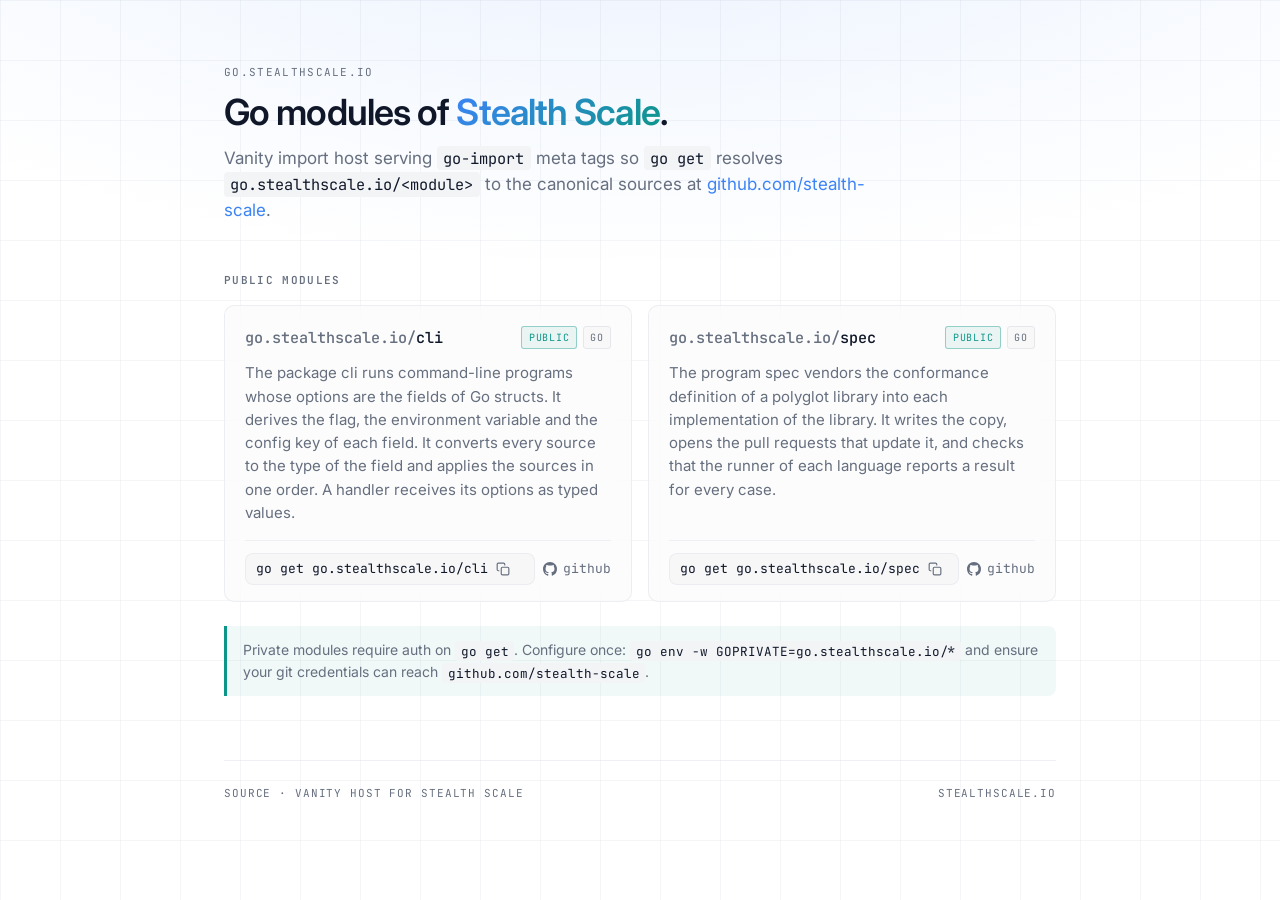
<file: index.html>
<!doctype html>
<html lang="en">
  <head>
    <meta charset="utf-8" />
    <title>go.stealthscale.io — Go modules</title>
    <meta name="viewport" content="width=device-width, initial-scale=1" />
    <meta name="robots" content="noindex, nofollow" />

    <link rel="preconnect" href="https://fonts.googleapis.com" crossorigin />
    <link rel="preconnect" href="https://fonts.gstatic.com" crossorigin />
    <link
      href="https://fonts.googleapis.com/css2?family=Inter:wght@400;500;600;700&family=JetBrains+Mono:wght@400;500&display=swap"
      rel="stylesheet"
    />
    <link rel="stylesheet" href="/assets/site.css" />
    <meta
      name="description"
      content="Vanity import host for the Go modules of Stealth Scale. Modules resolve from go.stealthscale.io to github.com/stealth-scale."
    />
  </head>
  <body>
    <main class="shell">
      <header class="hero">
        <div class="eyebrow">go.stealthscale.io</div>
        <h1>
          Go modules of
          <span class="accent">Stealth Scale</span>.
        </h1>
        <p>
          Vanity import host serving <code>go-import</code> meta tags so
          <code>go get</code> resolves
          <code>go.stealthscale.io/&lt;module&gt;</code> to the canonical
          sources at
          <a href="https://github.com/stealth-scale">github.com/stealth-scale</a
          >.
        </p>
      </header>

      <h2 class="section-title">Public modules</h2>
      <ul class="modules" style="list-style: none; padding: 0; margin: 0">
        <li class="module">
          <div class="module-head">
            <div class="module-name">
              <span class="host">go.stealthscale.io/</span>cli
            </div>
            <div class="tags">
              <span class="tag public">public</span>
              <span class="tag">go</span>
            </div>
          </div>
          <p class="module-desc">
            The package cli runs command-line programs whose options are the
            fields of Go structs. It derives the flag, the environment variable
            and the config key of each field. It converts every source to the
            type of the field and applies the sources in one order. A handler
            receives its options as typed values.
          </p>
          <div class="module-foot">
            <button
              type="button"
              class="go-get"
              data-copy="go get go.stealthscale.io/cli"
              title="Copy to clipboard"
            >
              <span class="cmd">go get go.stealthscale.io/cli</span>
              <svg
                class="copy-icon"
                viewBox="0 0 24 24"
                fill="none"
                stroke="currentColor"
                stroke-width="2"
                stroke-linecap="round"
                stroke-linejoin="round"
              >
                <rect x="9" y="9" width="13" height="13" rx="2" ry="2"></rect>
                <path
                  d="M5 15H4a2 2 0 0 1-2-2V4a2 2 0 0 1 2-2h9a2 2 0 0 1 2 2v1"
                ></path>
              </svg>
            </button>
            <a class="gh-link" href="https://github.com/stealth-scale/go-cli">
              <svg viewBox="0 0 16 16" fill="currentColor">
                <path
                  d="M8 0C3.58 0 0 3.58 0 8a8 8 0 0 0 5.47 7.59c.4.07.55-.17.55-.38 0-.19-.01-.82-.01-1.49-2.01.37-2.53-.49-2.69-.94-.09-.23-.48-.94-.82-1.13-.28-.15-.68-.52-.01-.53.63-.01 1.08.58 1.23.82.72 1.21 1.87.87 2.33.66.07-.52.28-.87.51-1.07-1.78-.2-3.64-.89-3.64-3.95 0-.87.31-1.59.82-2.15-.08-.2-.36-1.02.08-2.12 0 0 .67-.21 2.2.82a7.4 7.4 0 0 1 2-.27c.68 0 1.36.09 2 .27 1.53-1.04 2.2-.82 2.2-.82.44 1.1.16 1.92.08 2.12.51.56.82 1.27.82 2.15 0 3.07-1.87 3.75-3.65 3.95.29.25.54.73.54 1.48 0 1.07-.01 1.93-.01 2.2 0 .21.15.46.55.38A8.01 8.01 0 0 0 16 8c0-4.42-3.58-8-8-8z"
                ></path>
              </svg>
              github
            </a>
          </div>
        </li>
        <li class="module">
          <div class="module-head">
            <div class="module-name">
              <span class="host">go.stealthscale.io/</span>spec
            </div>
            <div class="tags">
              <span class="tag public">public</span>
              <span class="tag">go</span>
            </div>
          </div>
          <p class="module-desc">
            The program spec vendors the conformance definition of a polyglot
            library into each implementation of the library. It writes the copy,
            opens the pull requests that update it, and checks that the runner
            of each language reports a result for every case.
          </p>
          <div class="module-foot">
            <button
              type="button"
              class="go-get"
              data-copy="go get go.stealthscale.io/spec"
              title="Copy to clipboard"
            >
              <span class="cmd">go get go.stealthscale.io/spec</span>
              <svg
                class="copy-icon"
                viewBox="0 0 24 24"
                fill="none"
                stroke="currentColor"
                stroke-width="2"
                stroke-linecap="round"
                stroke-linejoin="round"
              >
                <rect x="9" y="9" width="13" height="13" rx="2" ry="2"></rect>
                <path
                  d="M5 15H4a2 2 0 0 1-2-2V4a2 2 0 0 1 2-2h9a2 2 0 0 1 2 2v1"
                ></path>
              </svg>
            </button>
            <a class="gh-link" href="https://github.com/stealth-scale/spec">
              <svg viewBox="0 0 16 16" fill="currentColor">
                <path
                  d="M8 0C3.58 0 0 3.58 0 8a8 8 0 0 0 5.47 7.59c.4.07.55-.17.55-.38 0-.19-.01-.82-.01-1.49-2.01.37-2.53-.49-2.69-.94-.09-.23-.48-.94-.82-1.13-.28-.15-.68-.52-.01-.53.63-.01 1.08.58 1.23.82.72 1.21 1.87.87 2.33.66.07-.52.28-.87.51-1.07-1.78-.2-3.64-.89-3.64-3.95 0-.87.31-1.59.82-2.15-.08-.2-.36-1.02.08-2.12 0 0 .67-.21 2.2.82a7.4 7.4 0 0 1 2-.27c.68 0 1.36.09 2 .27 1.53-1.04 2.2-.82 2.2-.82.44 1.1.16 1.92.08 2.12.51.56.82 1.27.82 2.15 0 3.07-1.87 3.75-3.65 3.95.29.25.54.73.54 1.48 0 1.07-.01 1.93-.01 2.2 0 .21.15.46.55.38A8.01 8.01 0 0 0 16 8c0-4.42-3.58-8-8-8z"
                ></path>
              </svg>
              github
            </a>
          </div>
        </li>
      </ul>

      <div class="note">
        Private modules require auth on <code>go get</code>. Configure once:
        <code>go env -w GOPRIVATE=go.stealthscale.io/*</code> and ensure your
        git credentials can reach <code>github.com/stealth-scale</code>.
      </div>

      <footer>
        <span>
          <a href="https://github.com/stealth-scale/go.stealthscale.io"
            >source</a
          >
          · vanity host for Stealth Scale
        </span>
        <span>stealthscale.io</span>
      </footer>
    </main>
    <script src="/assets/site.js"></script>
  </body>
</html>
</file>
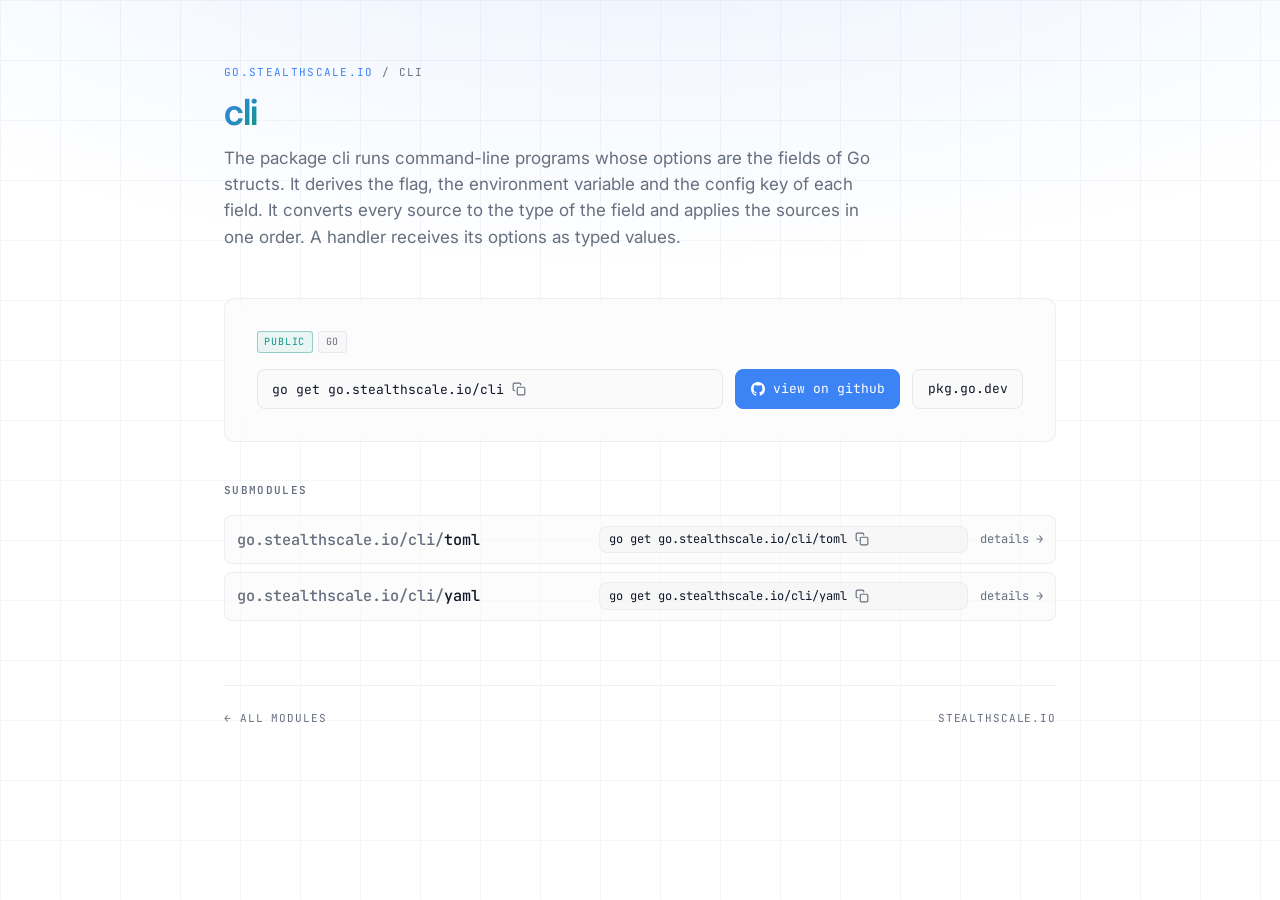
<file: cli/index.html>
<!doctype html>
<html lang="en">
  <head>
    <meta charset="utf-8" />
    <title>go.stealthscale.io/cli</title>
    <meta name="viewport" content="width=device-width, initial-scale=1" />
    <meta name="robots" content="noindex, nofollow" />

    <meta
      name="go-import"
      content="go.stealthscale.io/cli git https://github.com/stealth-scale/go-cli"
    />
    <meta
      name="go-source"
      content="go.stealthscale.io/cli
    https://github.com/stealth-scale/go-cli
    https://github.com/stealth-scale/go-cli/tree/main{/dir}
    https://github.com/stealth-scale/go-cli/blob/main{/dir}/{file}#L{line}"
    />

    <link rel="preconnect" href="https://fonts.googleapis.com" crossorigin />
    <link rel="preconnect" href="https://fonts.gstatic.com" crossorigin />
    <link
      href="https://fonts.googleapis.com/css2?family=Inter:wght@400;500;600;700&family=JetBrains+Mono:wght@400;500&display=swap"
      rel="stylesheet"
    />
    <link rel="stylesheet" href="/assets/site.css" />
  </head>
  <body>
    <main class="shell">
      <header class="hero">
        <div class="eyebrow"><a href="/">go.stealthscale.io</a> / cli</div>
        <h1><span class="accent">cli</span></h1>
        <p>
          The package cli runs command-line programs whose options are the
          fields of Go structs. It derives the flag, the environment variable
          and the config key of each field. It converts every source to the type
          of the field and applies the sources in one order. A handler receives
          its options as typed values.
        </p>
      </header>

      <section class="card">
        <div class="tags" style="margin-bottom: 1rem">
          <span class="tag public">public</span>
          <span class="tag">go</span>
        </div>
        <div class="actions">
          <button
            type="button"
            class="go-get btn"
            data-copy="go get go.stealthscale.io/cli"
            title="Copy to clipboard"
          >
            <span class="cmd">go get go.stealthscale.io/cli</span>
            <svg
              class="copy-icon"
              viewBox="0 0 24 24"
              fill="none"
              stroke="currentColor"
              stroke-width="2"
              stroke-linecap="round"
              stroke-linejoin="round"
            >
              <rect x="9" y="9" width="13" height="13" rx="2" ry="2"></rect>
              <path
                d="M5 15H4a2 2 0 0 1-2-2V4a2 2 0 0 1 2-2h9a2 2 0 0 1 2 2v1"
              ></path>
            </svg>
          </button>
          <a class="btn primary" href="https://github.com/stealth-scale/go-cli">
            <svg viewBox="0 0 16 16" fill="currentColor">
              <path
                d="M8 0C3.58 0 0 3.58 0 8a8 8 0 0 0 5.47 7.59c.4.07.55-.17.55-.38 0-.19-.01-.82-.01-1.49-2.01.37-2.53-.49-2.69-.94-.09-.23-.48-.94-.82-1.13-.28-.15-.68-.52-.01-.53.63-.01 1.08.58 1.23.82.72 1.21 1.87.87 2.33.66.07-.52.28-.87.51-1.07-1.78-.2-3.64-.89-3.64-3.95 0-.87.31-1.59.82-2.15-.08-.2-.36-1.02.08-2.12 0 0 .67-.21 2.2.82a7.4 7.4 0 0 1 2-.27c.68 0 1.36.09 2 .27 1.53-1.04 2.2-.82 2.2-.82.44 1.1.16 1.92.08 2.12.51.56.82 1.27.82 2.15 0 3.07-1.87 3.75-3.65 3.95.29.25.54.73.54 1.48 0 1.07-.01 1.93-.01 2.2 0 .21.15.46.55.38A8.01 8.01 0 0 0 16 8c0-4.42-3.58-8-8-8z"
              ></path>
            </svg>
            view on github
          </a>
          <a class="btn" href="https://pkg.go.dev/go.stealthscale.io/cli"
            >pkg.go.dev</a
          >
        </div>
      </section>

      <h2 class="section-title">Submodules</h2>
      <ul class="submodules">
        <li class="submodule">
          <div class="module-name">
            <span class="host">go.stealthscale.io/cli/</span>toml
          </div>
          <button
            type="button"
            class="go-get"
            data-copy="go get go.stealthscale.io/cli/toml"
            title="Copy to clipboard"
          >
            <span class="cmd">go get go.stealthscale.io/cli/toml</span>
            <svg
              class="copy-icon"
              viewBox="0 0 24 24"
              fill="none"
              stroke="currentColor"
              stroke-width="2"
              stroke-linecap="round"
              stroke-linejoin="round"
            >
              <rect x="9" y="9" width="13" height="13" rx="2" ry="2"></rect>
              <path
                d="M5 15H4a2 2 0 0 1-2-2V4a2 2 0 0 1 2-2h9a2 2 0 0 1 2 2v1"
              ></path>
            </svg>
          </button>
          <a class="gh-link" href="/cli/toml/">details →</a>
        </li>
        <li class="submodule">
          <div class="module-name">
            <span class="host">go.stealthscale.io/cli/</span>yaml
          </div>
          <button
            type="button"
            class="go-get"
            data-copy="go get go.stealthscale.io/cli/yaml"
            title="Copy to clipboard"
          >
            <span class="cmd">go get go.stealthscale.io/cli/yaml</span>
            <svg
              class="copy-icon"
              viewBox="0 0 24 24"
              fill="none"
              stroke="currentColor"
              stroke-width="2"
              stroke-linecap="round"
              stroke-linejoin="round"
            >
              <rect x="9" y="9" width="13" height="13" rx="2" ry="2"></rect>
              <path
                d="M5 15H4a2 2 0 0 1-2-2V4a2 2 0 0 1 2-2h9a2 2 0 0 1 2 2v1"
              ></path>
            </svg>
          </button>
          <a class="gh-link" href="/cli/yaml/">details →</a>
        </li>
      </ul>

      <footer>
        <span><a href="/">← all modules</a></span>
        <span>stealthscale.io</span>
      </footer>
    </main>
    <script src="/assets/site.js"></script>
  </body>
</html>
</file>
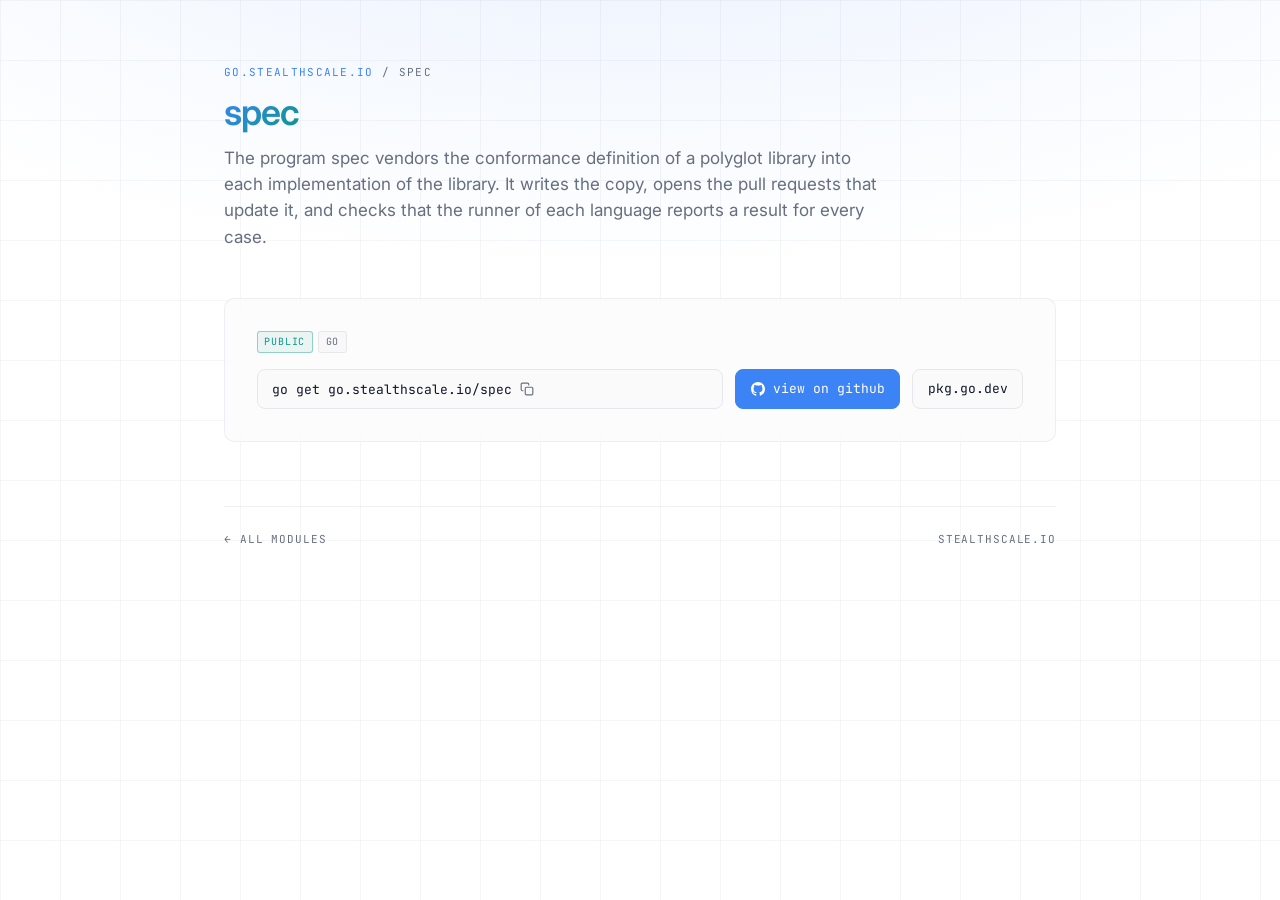
<file: spec/index.html>
<!doctype html>
<html lang="en">
  <head>
    <meta charset="utf-8" />
    <title>go.stealthscale.io/spec</title>
    <meta name="viewport" content="width=device-width, initial-scale=1" />
    <meta name="robots" content="noindex, nofollow" />

    <meta
      name="go-import"
      content="go.stealthscale.io/spec git https://github.com/stealth-scale/spec"
    />
    <meta
      name="go-source"
      content="go.stealthscale.io/spec
    https://github.com/stealth-scale/spec
    https://github.com/stealth-scale/spec/tree/main{/dir}
    https://github.com/stealth-scale/spec/blob/main{/dir}/{file}#L{line}"
    />

    <link rel="preconnect" href="https://fonts.googleapis.com" crossorigin />
    <link rel="preconnect" href="https://fonts.gstatic.com" crossorigin />
    <link
      href="https://fonts.googleapis.com/css2?family=Inter:wght@400;500;600;700&family=JetBrains+Mono:wght@400;500&display=swap"
      rel="stylesheet"
    />
    <link rel="stylesheet" href="/assets/site.css" />
  </head>
  <body>
    <main class="shell">
      <header class="hero">
        <div class="eyebrow"><a href="/">go.stealthscale.io</a> / spec</div>
        <h1><span class="accent">spec</span></h1>
        <p>
          The program spec vendors the conformance definition of a polyglot
          library into each implementation of the library. It writes the copy,
          opens the pull requests that update it, and checks that the runner of
          each language reports a result for every case.
        </p>
      </header>

      <section class="card">
        <div class="tags" style="margin-bottom: 1rem">
          <span class="tag public">public</span>
          <span class="tag">go</span>
        </div>
        <div class="actions">
          <button
            type="button"
            class="go-get btn"
            data-copy="go get go.stealthscale.io/spec"
            title="Copy to clipboard"
          >
            <span class="cmd">go get go.stealthscale.io/spec</span>
            <svg
              class="copy-icon"
              viewBox="0 0 24 24"
              fill="none"
              stroke="currentColor"
              stroke-width="2"
              stroke-linecap="round"
              stroke-linejoin="round"
            >
              <rect x="9" y="9" width="13" height="13" rx="2" ry="2"></rect>
              <path
                d="M5 15H4a2 2 0 0 1-2-2V4a2 2 0 0 1 2-2h9a2 2 0 0 1 2 2v1"
              ></path>
            </svg>
          </button>
          <a class="btn primary" href="https://github.com/stealth-scale/spec">
            <svg viewBox="0 0 16 16" fill="currentColor">
              <path
                d="M8 0C3.58 0 0 3.58 0 8a8 8 0 0 0 5.47 7.59c.4.07.55-.17.55-.38 0-.19-.01-.82-.01-1.49-2.01.37-2.53-.49-2.69-.94-.09-.23-.48-.94-.82-1.13-.28-.15-.68-.52-.01-.53.63-.01 1.08.58 1.23.82.72 1.21 1.87.87 2.33.66.07-.52.28-.87.51-1.07-1.78-.2-3.64-.89-3.64-3.95 0-.87.31-1.59.82-2.15-.08-.2-.36-1.02.08-2.12 0 0 .67-.21 2.2.82a7.4 7.4 0 0 1 2-.27c.68 0 1.36.09 2 .27 1.53-1.04 2.2-.82 2.2-.82.44 1.1.16 1.92.08 2.12.51.56.82 1.27.82 2.15 0 3.07-1.87 3.75-3.65 3.95.29.25.54.73.54 1.48 0 1.07-.01 1.93-.01 2.2 0 .21.15.46.55.38A8.01 8.01 0 0 0 16 8c0-4.42-3.58-8-8-8z"
              ></path>
            </svg>
            view on github
          </a>
          <a class="btn" href="https://pkg.go.dev/go.stealthscale.io/spec"
            >pkg.go.dev</a
          >
        </div>
      </section>

      <footer>
        <span><a href="/">← all modules</a></span>
        <span>stealthscale.io</span>
      </footer>
    </main>
    <script src="/assets/site.js"></script>
  </body>
</html>
</file>
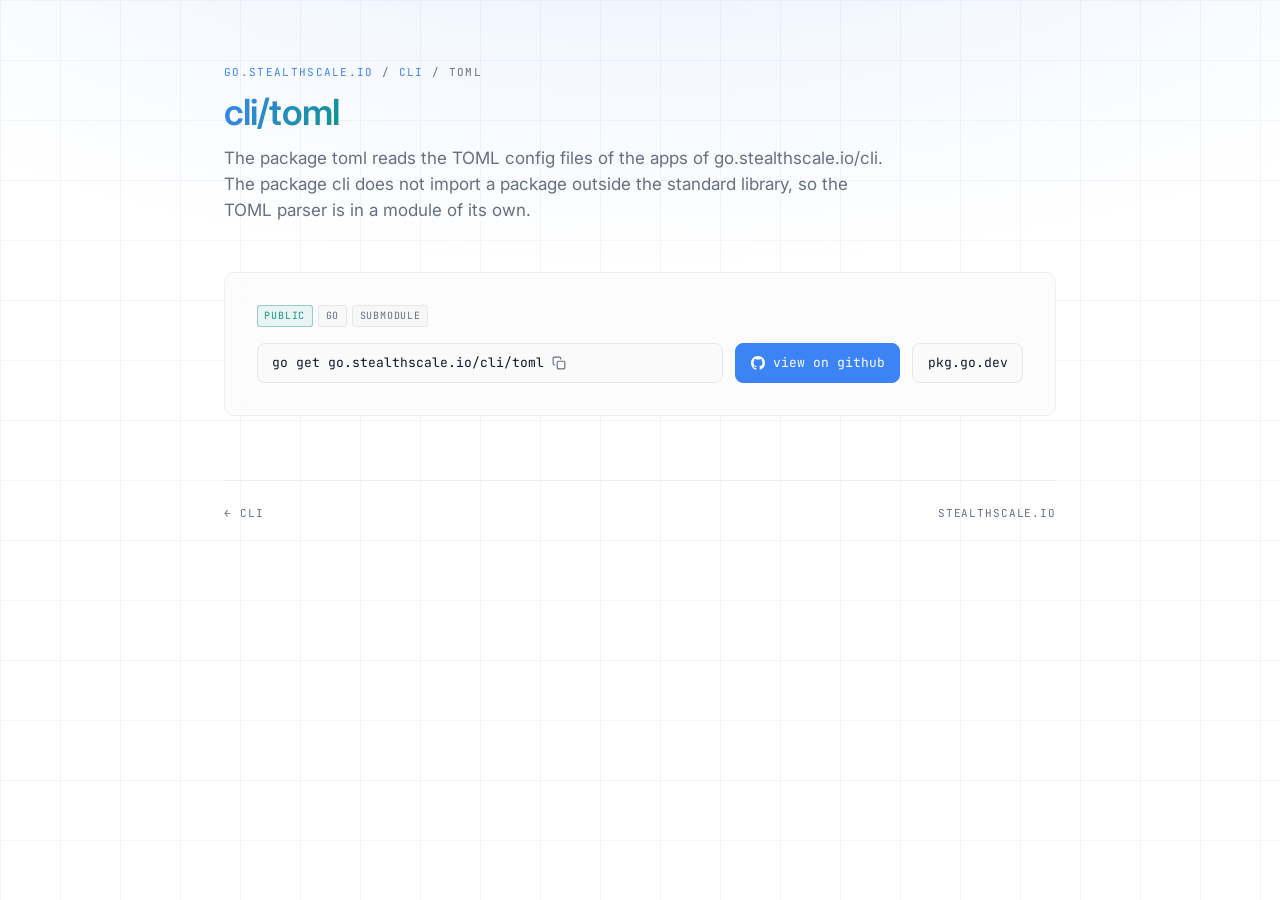
<file: cli/toml/index.html>
<!doctype html>
<html lang="en">
  <head>
    <meta charset="utf-8" />
    <title>go.stealthscale.io/cli/toml</title>
    <meta name="viewport" content="width=device-width, initial-scale=1" />
    <meta name="robots" content="noindex, nofollow" />

    <meta
      name="go-import"
      content="go.stealthscale.io/cli git https://github.com/stealth-scale/go-cli"
    />
    <meta
      name="go-source"
      content="go.stealthscale.io/cli
    https://github.com/stealth-scale/go-cli
    https://github.com/stealth-scale/go-cli/tree/main{/dir}
    https://github.com/stealth-scale/go-cli/blob/main{/dir}/{file}#L{line}"
    />

    <link rel="preconnect" href="https://fonts.googleapis.com" crossorigin />
    <link rel="preconnect" href="https://fonts.gstatic.com" crossorigin />
    <link
      href="https://fonts.googleapis.com/css2?family=Inter:wght@400;500;600;700&family=JetBrains+Mono:wght@400;500&display=swap"
      rel="stylesheet"
    />
    <link rel="stylesheet" href="/assets/site.css" />
  </head>
  <body>
    <main class="shell">
      <header class="hero">
        <div class="eyebrow">
          <a href="/">go.stealthscale.io</a> / <a href="/cli/">cli</a> / toml
        </div>
        <h1><span class="accent">cli/toml</span></h1>
        <p>
          The package toml reads the TOML config files of the apps of
          go.stealthscale.io/cli. The package cli does not import a package
          outside the standard library, so the TOML parser is in a module of its
          own.
        </p>
      </header>

      <section class="card">
        <div class="tags" style="margin-bottom: 1rem">
          <span class="tag public">public</span>
          <span class="tag">go</span>
          <span class="tag">submodule</span>
        </div>
        <div class="actions">
          <button
            type="button"
            class="go-get btn"
            data-copy="go get go.stealthscale.io/cli/toml"
            title="Copy to clipboard"
          >
            <span class="cmd">go get go.stealthscale.io/cli/toml</span>
            <svg
              class="copy-icon"
              viewBox="0 0 24 24"
              fill="none"
              stroke="currentColor"
              stroke-width="2"
              stroke-linecap="round"
              stroke-linejoin="round"
            >
              <rect x="9" y="9" width="13" height="13" rx="2" ry="2"></rect>
              <path
                d="M5 15H4a2 2 0 0 1-2-2V4a2 2 0 0 1 2-2h9a2 2 0 0 1 2 2v1"
              ></path>
            </svg>
          </button>
          <a
            class="btn primary"
            href="https://github.com/stealth-scale/go-cli/tree/main/toml"
          >
            <svg viewBox="0 0 16 16" fill="currentColor">
              <path
                d="M8 0C3.58 0 0 3.58 0 8a8 8 0 0 0 5.47 7.59c.4.07.55-.17.55-.38 0-.19-.01-.82-.01-1.49-2.01.37-2.53-.49-2.69-.94-.09-.23-.48-.94-.82-1.13-.28-.15-.68-.52-.01-.53.63-.01 1.08.58 1.23.82.72 1.21 1.87.87 2.33.66.07-.52.28-.87.51-1.07-1.78-.2-3.64-.89-3.64-3.95 0-.87.31-1.59.82-2.15-.08-.2-.36-1.02.08-2.12 0 0 .67-.21 2.2.82a7.4 7.4 0 0 1 2-.27c.68 0 1.36.09 2 .27 1.53-1.04 2.2-.82 2.2-.82.44 1.1.16 1.92.08 2.12.51.56.82 1.27.82 2.15 0 3.07-1.87 3.75-3.65 3.95.29.25.54.73.54 1.48 0 1.07-.01 1.93-.01 2.2 0 .21.15.46.55.38A8.01 8.01 0 0 0 16 8c0-4.42-3.58-8-8-8z"
              ></path>
            </svg>
            view on github
          </a>
          <a class="btn" href="https://pkg.go.dev/go.stealthscale.io/cli/toml"
            >pkg.go.dev</a
          >
        </div>
      </section>

      <footer>
        <span><a href="/cli/">← cli</a></span>
        <span>stealthscale.io</span>
      </footer>
    </main>
    <script src="/assets/site.js"></script>
  </body>
</html>
</file>
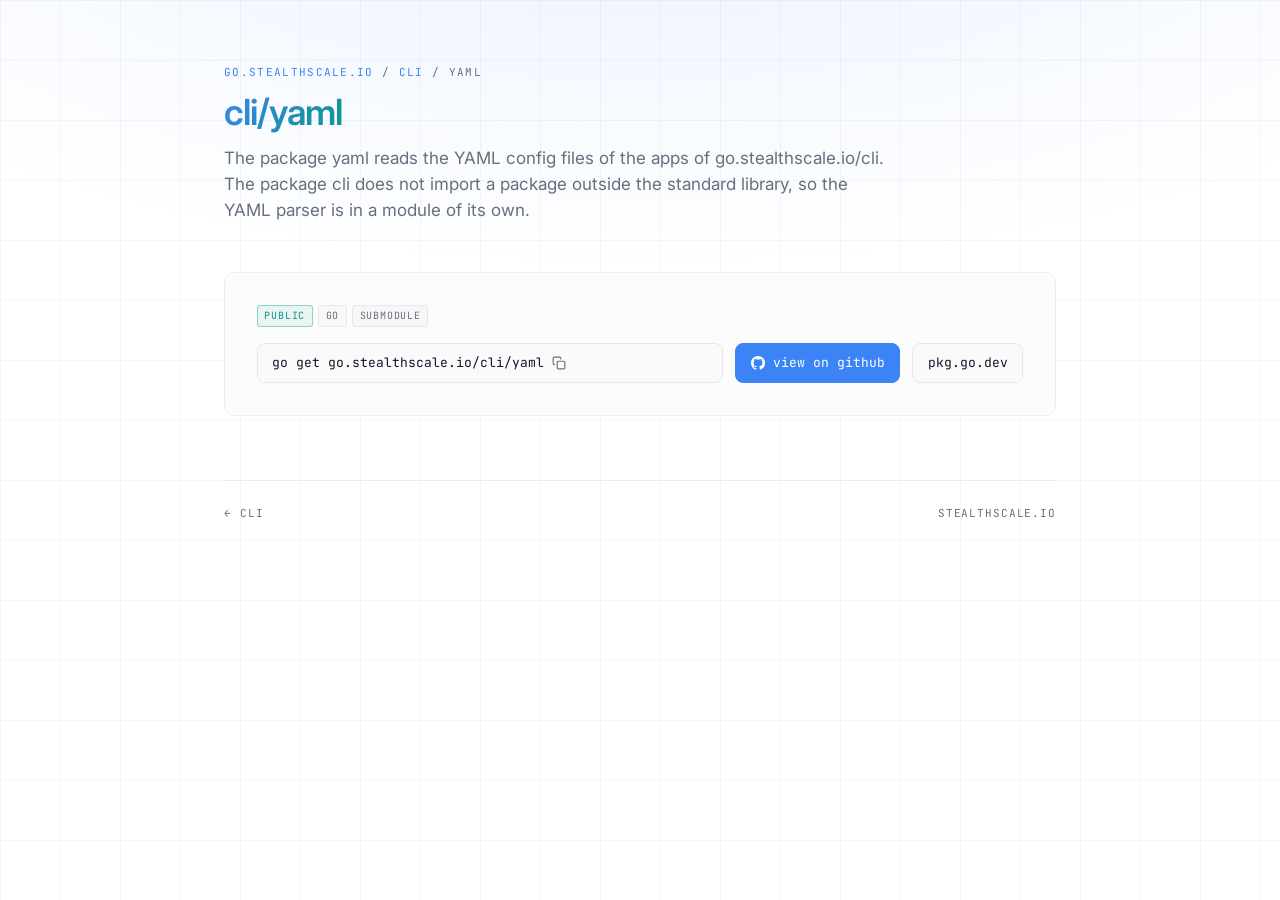
<file: cli/yaml/index.html>
<!doctype html>
<html lang="en">
  <head>
    <meta charset="utf-8" />
    <title>go.stealthscale.io/cli/yaml</title>
    <meta name="viewport" content="width=device-width, initial-scale=1" />
    <meta name="robots" content="noindex, nofollow" />

    <meta
      name="go-import"
      content="go.stealthscale.io/cli git https://github.com/stealth-scale/go-cli"
    />
    <meta
      name="go-source"
      content="go.stealthscale.io/cli
    https://github.com/stealth-scale/go-cli
    https://github.com/stealth-scale/go-cli/tree/main{/dir}
    https://github.com/stealth-scale/go-cli/blob/main{/dir}/{file}#L{line}"
    />

    <link rel="preconnect" href="https://fonts.googleapis.com" crossorigin />
    <link rel="preconnect" href="https://fonts.gstatic.com" crossorigin />
    <link
      href="https://fonts.googleapis.com/css2?family=Inter:wght@400;500;600;700&family=JetBrains+Mono:wght@400;500&display=swap"
      rel="stylesheet"
    />
    <link rel="stylesheet" href="/assets/site.css" />
  </head>
  <body>
    <main class="shell">
      <header class="hero">
        <div class="eyebrow">
          <a href="/">go.stealthscale.io</a> / <a href="/cli/">cli</a> / yaml
        </div>
        <h1><span class="accent">cli/yaml</span></h1>
        <p>
          The package yaml reads the YAML config files of the apps of
          go.stealthscale.io/cli. The package cli does not import a package
          outside the standard library, so the YAML parser is in a module of its
          own.
        </p>
      </header>

      <section class="card">
        <div class="tags" style="margin-bottom: 1rem">
          <span class="tag public">public</span>
          <span class="tag">go</span>
          <span class="tag">submodule</span>
        </div>
        <div class="actions">
          <button
            type="button"
            class="go-get btn"
            data-copy="go get go.stealthscale.io/cli/yaml"
            title="Copy to clipboard"
          >
            <span class="cmd">go get go.stealthscale.io/cli/yaml</span>
            <svg
              class="copy-icon"
              viewBox="0 0 24 24"
              fill="none"
              stroke="currentColor"
              stroke-width="2"
              stroke-linecap="round"
              stroke-linejoin="round"
            >
              <rect x="9" y="9" width="13" height="13" rx="2" ry="2"></rect>
              <path
                d="M5 15H4a2 2 0 0 1-2-2V4a2 2 0 0 1 2-2h9a2 2 0 0 1 2 2v1"
              ></path>
            </svg>
          </button>
          <a
            class="btn primary"
            href="https://github.com/stealth-scale/go-cli/tree/main/yaml"
          >
            <svg viewBox="0 0 16 16" fill="currentColor">
              <path
                d="M8 0C3.58 0 0 3.58 0 8a8 8 0 0 0 5.47 7.59c.4.07.55-.17.55-.38 0-.19-.01-.82-.01-1.49-2.01.37-2.53-.49-2.69-.94-.09-.23-.48-.94-.82-1.13-.28-.15-.68-.52-.01-.53.63-.01 1.08.58 1.23.82.72 1.21 1.87.87 2.33.66.07-.52.28-.87.51-1.07-1.78-.2-3.64-.89-3.64-3.95 0-.87.31-1.59.82-2.15-.08-.2-.36-1.02.08-2.12 0 0 .67-.21 2.2.82a7.4 7.4 0 0 1 2-.27c.68 0 1.36.09 2 .27 1.53-1.04 2.2-.82 2.2-.82.44 1.1.16 1.92.08 2.12.51.56.82 1.27.82 2.15 0 3.07-1.87 3.75-3.65 3.95.29.25.54.73.54 1.48 0 1.07-.01 1.93-.01 2.2 0 .21.15.46.55.38A8.01 8.01 0 0 0 16 8c0-4.42-3.58-8-8-8z"
              ></path>
            </svg>
            view on github
          </a>
          <a class="btn" href="https://pkg.go.dev/go.stealthscale.io/cli/yaml"
            >pkg.go.dev</a
          >
        </div>
      </section>

      <footer>
        <span><a href="/cli/">← cli</a></span>
        <span>stealthscale.io</span>
      </footer>
    </main>
    <script src="/assets/site.js"></script>
  </body>
</html>
</file>
<file: assets/site.css>
/* go.stealthscale.io — buildless stylesheet
   Mirrors the dokimi design tokens (HSL vars, Inter / JetBrains Mono,
   glass-panel + grid pattern). Light by default, dark via prefers-color-scheme. */

:root {
    --background: 0 0% 100%;
    --foreground: 222 47% 11%;
    --card: 0 0% 98%;
    --card-foreground: 222 47% 11%;
    --primary: 217 91% 60%;
    --primary-foreground: 0 0% 100%;
    --secondary: 220 14% 96%;
    --muted: 220 14% 96%;
    --muted-foreground: 218 11% 45%;
    --accent: 174 84% 32%;
    --accent-foreground: 0 0% 100%;
    --border: 220 13% 91%;
    --ring: 217 91% 60%;
    --radius: 0.5rem;

    --font-sans:
        "Inter", ui-sans-serif, system-ui, -apple-system, BlinkMacSystemFont,
        "Segoe UI", Roboto, "Helvetica Neue", Arial, sans-serif;
    --font-mono:
        "JetBrains Mono", ui-monospace, SFMono-Regular, Menlo, Monaco, Consolas,
        "Liberation Mono", "Courier New", monospace;
}

@media (prefers-color-scheme: dark) {
    :root {
        --background: 222 47% 7%;
        --foreground: 220 14% 96%;
        --card: 222 47% 11%;
        --card-foreground: 220 14% 96%;
        --primary: 217 91% 60%;
        --primary-foreground: 0 0% 100%;
        --secondary: 217 33% 17%;
        --muted: 218 19% 27%;
        --muted-foreground: 218 11% 65%;
        --accent: 174 84% 32%;
        --accent-foreground: 0 0% 100%;
        --border: 218 19% 27%;
        --ring: 217 91% 60%;
    }
}

*,
*::before,
*::after {
    box-sizing: border-box;
    border-color: hsl(var(--border));
}

html {
    -webkit-text-size-adjust: 100%;
}

body {
    margin: 0;
    min-height: 100vh;
    background-color: hsl(var(--background));
    color: hsl(var(--foreground));
    font-family: var(--font-sans);
    font-size: 16px;
    line-height: 1.55;
    -webkit-font-smoothing: antialiased;
    -moz-osx-font-smoothing: grayscale;

    background-image:
        radial-gradient(
            ellipse 80% 50% at 50% -20%,
            hsl(var(--primary) / 0.12),
            transparent
        ),
        linear-gradient(
            to right,
            hsl(var(--border) / 0.4) 1px,
            transparent 1px
        ),
        linear-gradient(
            to bottom,
            hsl(var(--border) / 0.4) 1px,
            transparent 1px
        );
    background-size:
        100% 100%,
        60px 60px,
        60px 60px;
    background-attachment: fixed;
}

a {
    color: hsl(var(--primary));
    text-decoration: none;
    transition: color 0.15s ease;
}
a:hover {
    color: hsl(var(--accent));
}

code,
kbd,
samp,
pre {
    font-family: var(--font-mono);
}

h1,
h2,
h3,
h4 {
    color: hsl(var(--foreground));
    font-weight: 600;
    letter-spacing: -0.025em;
    margin: 0;
}

.shell {
    max-width: 880px;
    margin: 0 auto;
    padding: 4rem 1.5rem 5rem;
}

/* Header / hero */
.hero {
    margin-bottom: 3rem;
}
.eyebrow {
    color: hsl(var(--muted-foreground));
    font-family: var(--font-mono);
    font-size: 11px;
    text-transform: uppercase;
    letter-spacing: 0.12em;
    margin-bottom: 0.75rem;
}
.hero h1 {
    font-size: 2.25rem;
    line-height: 1.1;
    margin-bottom: 0.75rem;
}
.hero h1 .accent {
    background: linear-gradient(
        135deg,
        hsl(var(--primary)),
        hsl(var(--accent))
    );
    -webkit-background-clip: text;
    background-clip: text;
    color: transparent;
}
.hero p {
    color: hsl(var(--muted-foreground));
    font-size: 1.0625rem;
    max-width: 60ch;
    margin: 0;
}
.hero p code {
    background: hsl(var(--muted));
    color: hsl(var(--foreground));
    padding: 0.1rem 0.4rem;
    border-radius: 4px;
    font-size: 0.9em;
}

/* Section heading */
.section-title {
    font-family: var(--font-mono);
    font-size: 11px;
    text-transform: uppercase;
    letter-spacing: 0.12em;
    color: hsl(var(--muted-foreground));
    margin: 2.5rem 0 1rem;
}

/* Module grid (root index) */
.modules {
    display: grid;
    grid-template-columns: repeat(auto-fill, minmax(320px, 1fr));
    gap: 1rem;
}

.module {
    display: flex;
    flex-direction: column;
    gap: 0.5rem;
    padding: 1.25rem 1.25rem 1rem;
    border: 1px solid hsl(var(--border) / 0.7);
    border-radius: calc(var(--radius) + 2px);
    background: hsl(var(--card) / 0.6);
    backdrop-filter: blur(16px);
    -webkit-backdrop-filter: blur(16px);
    transition:
        border-color 0.15s ease,
        transform 0.15s ease,
        background 0.15s ease;
}
.module:hover {
    border-color: hsl(var(--primary) / 0.5);
    background: hsl(var(--card) / 0.85);
    transform: translateY(-1px);
}

.module-head {
    display: flex;
    align-items: center;
    justify-content: space-between;
    gap: 0.5rem;
    margin-bottom: 0.25rem;
}
.module-name {
    font-family: var(--font-mono);
    font-size: 0.95rem;
    font-weight: 500;
    color: hsl(var(--foreground));
}
.module-name .host {
    color: hsl(var(--muted-foreground));
}
.tags {
    display: flex;
    gap: 0.35rem;
    flex-wrap: wrap;
}
.tag {
    font-family: var(--font-mono);
    font-size: 10px;
    text-transform: uppercase;
    letter-spacing: 0.08em;
    padding: 0.15rem 0.4rem;
    border-radius: 3px;
    border: 1px solid hsl(var(--border));
    color: hsl(var(--muted-foreground));
    background: hsl(var(--muted) / 0.5);
}
.tag.public {
    color: hsl(var(--accent));
    border-color: hsl(var(--accent) / 0.4);
    background: hsl(var(--accent) / 0.08);
}
.tag.private {
    color: hsl(var(--muted-foreground));
}
.module-desc {
    color: hsl(var(--muted-foreground));
    font-size: 0.9375rem;
    margin: 0;
    flex: 1;
}
.module-foot {
    display: flex;
    align-items: center;
    justify-content: space-between;
    gap: 0.5rem;
    margin-top: 0.5rem;
    padding-top: 0.75rem;
    border-top: 1px solid hsl(var(--border) / 0.6);
}
.go-get {
    flex: 1;
    min-width: 0;
    display: inline-flex;
    align-items: center;
    gap: 0.5rem;
    padding: 0.4rem 0.6rem;
    border-radius: var(--radius);
    background: hsl(var(--muted) / 0.6);
    border: 1px solid hsl(var(--border) / 0.6);
    font-family: var(--font-mono);
    font-size: 0.8125rem;
    color: hsl(var(--foreground));
    cursor: pointer;
    overflow: hidden;
    transition:
        border-color 0.15s ease,
        background 0.15s ease;
}
.go-get:hover {
    border-color: hsl(var(--primary) / 0.5);
    background: hsl(var(--muted));
}
.go-get .cmd {
    overflow: hidden;
    text-overflow: ellipsis;
    white-space: nowrap;
}
.go-get .copy-icon {
    flex-shrink: 0;
    width: 14px;
    height: 14px;
    color: hsl(var(--muted-foreground));
}
.go-get.copied {
    border-color: hsl(var(--accent));
    color: hsl(var(--accent));
}
.gh-link {
    display: inline-flex;
    align-items: center;
    gap: 0.35rem;
    font-family: var(--font-mono);
    font-size: 0.8125rem;
    color: hsl(var(--muted-foreground));
    white-space: nowrap;
}
.gh-link:hover {
    color: hsl(var(--foreground));
}
.gh-link svg {
    width: 14px;
    height: 14px;
}

/* Submodule list (compact rows) */
.submodules {
    list-style: none;
    padding: 0;
    margin: 0;
    display: grid;
    gap: 0.5rem;
}
.submodule {
    display: flex;
    align-items: center;
    gap: 0.75rem;
    padding: 0.6rem 0.75rem;
    border: 1px solid hsl(var(--border) / 0.7);
    border-radius: var(--radius);
    background: hsl(var(--card) / 0.5);
    transition:
        border-color 0.15s ease,
        background 0.15s ease;
}
.submodule:hover {
    border-color: hsl(var(--primary) / 0.4);
    background: hsl(var(--card) / 0.8);
}
.submodule .module-name {
    flex: 1;
    min-width: 0;
}
.submodule .go-get {
    padding: 0.3rem 0.55rem;
    font-size: 0.75rem;
}
.submodule .gh-link {
    font-size: 0.75rem;
}
@media (max-width: 640px) {
    .submodule {
        flex-wrap: wrap;
    }
    .submodule .go-get {
        flex: 1 1 100%;
    }
}

/* Single-module landing card */
.card {
    padding: 2rem;
    border: 1px solid hsl(var(--border) / 0.7);
    border-radius: calc(var(--radius) + 2px);
    background: hsl(var(--card) / 0.6);
    backdrop-filter: blur(16px);
    -webkit-backdrop-filter: blur(16px);
}
.card h1 {
    font-family: var(--font-mono);
    font-size: 1.25rem;
    margin-bottom: 0.5rem;
}
.card .desc {
    color: hsl(var(--muted-foreground));
    margin: 0 0 1.5rem;
}
.card .actions {
    display: flex;
    flex-wrap: wrap;
    gap: 0.75rem;
}
.btn {
    display: inline-flex;
    align-items: center;
    gap: 0.5rem;
    padding: 0.55rem 0.9rem;
    border-radius: var(--radius);
    font-family: var(--font-mono);
    font-size: 0.8125rem;
    border: 1px solid hsl(var(--border));
    background: hsl(var(--card));
    color: hsl(var(--foreground));
    cursor: pointer;
    transition:
        border-color 0.15s ease,
        background 0.15s ease;
}
.btn:hover {
    border-color: hsl(var(--primary) / 0.5);
}
.btn.primary {
    background: hsl(var(--primary));
    color: hsl(var(--primary-foreground));
    border-color: hsl(var(--primary));
}
.btn.primary:hover {
    background: hsl(var(--primary) / 0.9);
    color: hsl(var(--primary-foreground));
}
.btn svg {
    width: 14px;
    height: 14px;
}

.note {
    margin-top: 1.5rem;
    padding: 0.85rem 1rem;
    border-left: 3px solid hsl(var(--accent));
    background: hsl(var(--accent) / 0.06);
    border-radius: 0 var(--radius) var(--radius) 0;
    font-size: 0.875rem;
    color: hsl(var(--muted-foreground));
}
.note code {
    background: hsl(var(--muted));
    color: hsl(var(--foreground));
    padding: 0.1rem 0.35rem;
    border-radius: 3px;
    font-size: 0.9em;
}

/* Footer */
footer {
    margin-top: 4rem;
    padding-top: 1.5rem;
    border-top: 1px solid hsl(var(--border) / 0.6);
    color: hsl(var(--muted-foreground));
    font-family: var(--font-mono);
    font-size: 11px;
    text-transform: uppercase;
    letter-spacing: 0.08em;
    display: flex;
    justify-content: space-between;
    flex-wrap: wrap;
    gap: 0.5rem;
}
footer a {
    color: hsl(var(--muted-foreground));
}
footer a:hover {
    color: hsl(var(--foreground));
}

/* 404 */
.notfound {
    text-align: center;
    padding: 6rem 1rem;
}
.notfound h1 {
    font-family: var(--font-mono);
    font-size: 4rem;
    background: linear-gradient(
        135deg,
        hsl(var(--primary)),
        hsl(var(--accent))
    );
    -webkit-background-clip: text;
    background-clip: text;
    color: transparent;
    margin-bottom: 0.5rem;
}
.notfound p {
    color: hsl(var(--muted-foreground));
}

@media (max-width: 640px) {
    .shell {
        padding: 2.5rem 1.25rem 3rem;
    }
    .hero h1 {
        font-size: 1.75rem;
    }
    .modules {
        grid-template-columns: 1fr;
    }
    .module-foot {
        flex-direction: column;
        align-items: stretch;
    }
}
</file>
